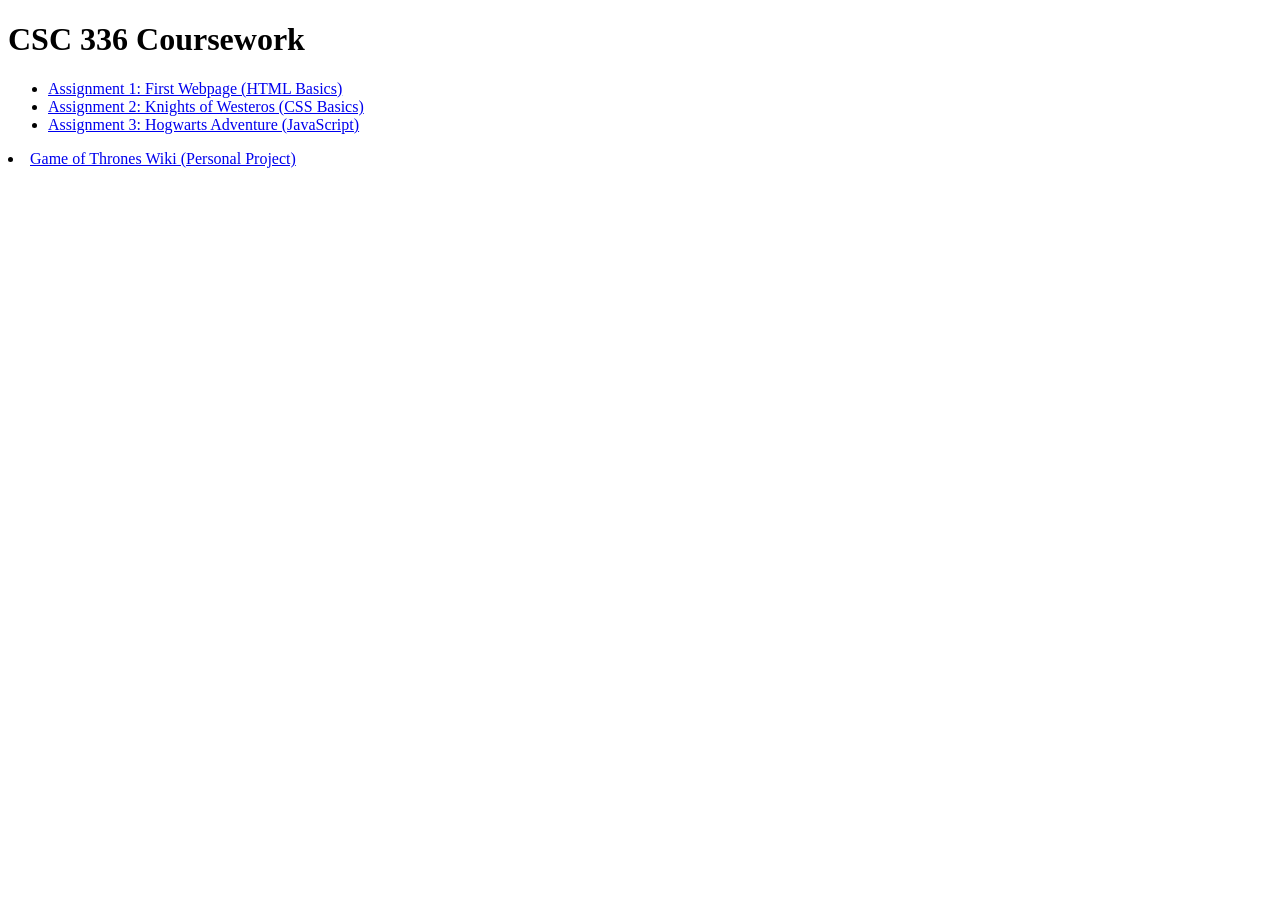
<file: index.html>
<!DOCTYPE html>

<html lang="en">

    <head>
        <meta charset="UTF-8">
         <title>CSC 336 - Web Development</title>
    </head>

    <body>
        <h1>CSC 336 Coursework</h1>
        <ul>
            <li><a href="assignments/01-first-webpage/">Assignment 1: First Webpage (HTML Basics)</a></li>
            <li><a href="assignments/02-css-basics/">Assignment 2: Knights of Westeros (CSS Basics)</a></li>
            <li><a href="assignments/03-adventure-game/">Assignment 3: Hogwarts Adventure (JavaScript)</a></li>
        </ul>

        <div class="footer-link">
            <li><a href="GoT-Wiki/">Game of Thrones Wiki (Personal Project)</a></li>
        </div>
        
    </body>

</html>
</file>
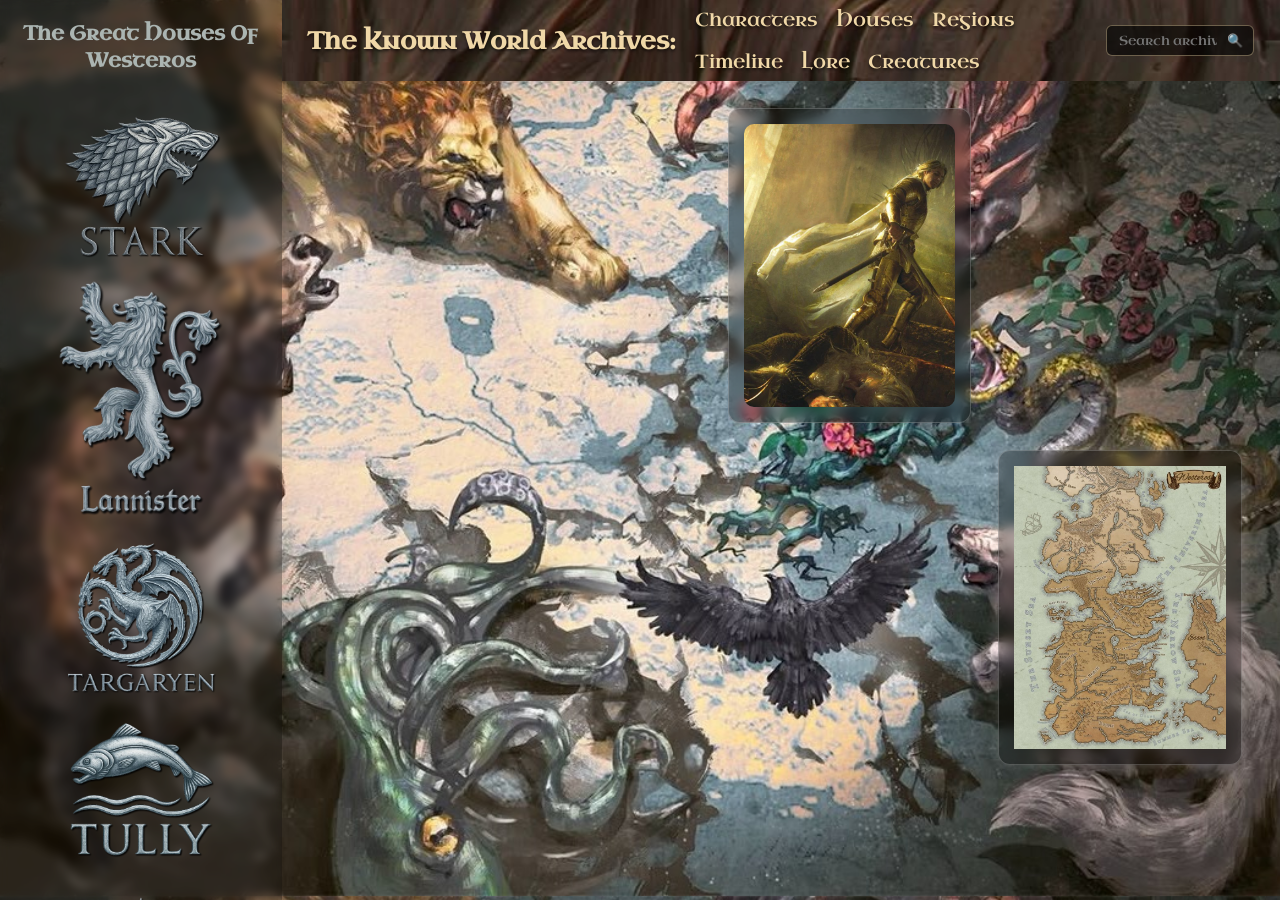
<file: GoT-Wiki/index.html>
<!DOCTYPE html>
<html>

<head>
     <meta charset="UTF-8">
     <meta name="viewport" content="width=device-width, initial-scale=1">
     <title>GoT Wiki</title>
     <link rel="stylesheet" href="style.css">
</head>

<body>
    <header class="wood-header">
        <div class="header-inner">

            <div class="bar-title">
                <h1>The Known World Archives: </h1> 
            </div>

        <nav class="top-nav">
            <ul>
                <li><a href="#characters">Characters</a></li>
                <li><a href="#houses">Houses</a></li>
                <li><a href="#regions">Regions</a></li>
                <li><a href="#timeline">Timeline</a></li>
                <li><a href="#lore">Lore</a></li>
                <li><a href="#creatures">Creatures</a></li>
            </ul>
        </nav>

            <form class="search-form" action="search.html" method="GET">
                <input 
                    type="text"
                    name="query"
                    class="search-input"
                    placeholder="Search archives"
                    aria-label="Search Wiki"
                    />
                <button type="submit" class="search-btn" aria-label="Submit search">
                    🔍
                </button>
            </form>

        </div>
    </header>

    <div class="full-bg"></div> 

    <div class="character-carousel">

        <a href="characters/jaime.html">
            <img src="Images/Jaime Lannister.jpg" class="char-img">
        </a>

        <a href="characters/jon.html"> 
            <img src="Images/jsnow.jpeg" class="char-img">
        </a>

        <a href="characters/robert.html">
            <img src="Images/Rbaratheon.jpeg" class="char-img">
        </a>

        <a href="characters/hound.html">
            <img src="Images/hound.jpeg" class="char-img">
        </a>

        <a href="characters/tywin.html">
            <img src="Images/tywin.jpeg" class="char-img">
        </a>

        <a href="characters/dtar.html">
            <img src="Images/dtar.jpeg" class="char-img">
        </a>

    </div>


    <script src="carousel.js"></script>


    <div class="GoTmap">
        <a href="Gotmap.html" title="Map of Westeros and Essos">
            <img src="Images/Gotmap.jpeg" class="GoT-Map">
        </a>
    </div> 

     <div class="sidebar"> 
        <h2 class="sidebar-title">The Great Houses Of Westeros</h2>

        <a href="houses/stark.html" class="house-link">
            <img src="Images/stark.png" class="Stark-Sigil">
        </a>

        <a href="houses/lannister.html" class="house-link">
            <img src="Images/lannister.png" class="Lannister-Sigil">
        </a>

        <a href="houses/tar.html" class="house-link">
             <img src="Images/tar.png" class="Tar-Sigil">
        </a>

        <a href="houses/tully.html" class="house-link">
             <img src="Images/tully.png" class="Tully-Sigil">
        </a>

        <a href="houses/martell.html" class="house-link">
            <img src="Images/martell.png" class="Martell-Sigil">
        </a>

        <a href="houses/arryn.html" class="house-link">
            <img src="Images/arryn.png" class="Arryn-Sigil">
        </a>
        <a href="houses/baratheon.html" class="house-link">
            <img src="Images/baratheon.png" class="Baratheon-Sigil">
        </a>

        <a href="houses/greyjoy.html" class="house-link">
            <img src="Images/greyjoy.png" class="Greyjoy-Sigil">
        </a>

        <a href="houses/tyrell.html" class="house-link">
            <img src="Images/tyrell.png" class="Tyrell-Sigil">
        </a>
     </div>
    
</body>

</html>
</file>
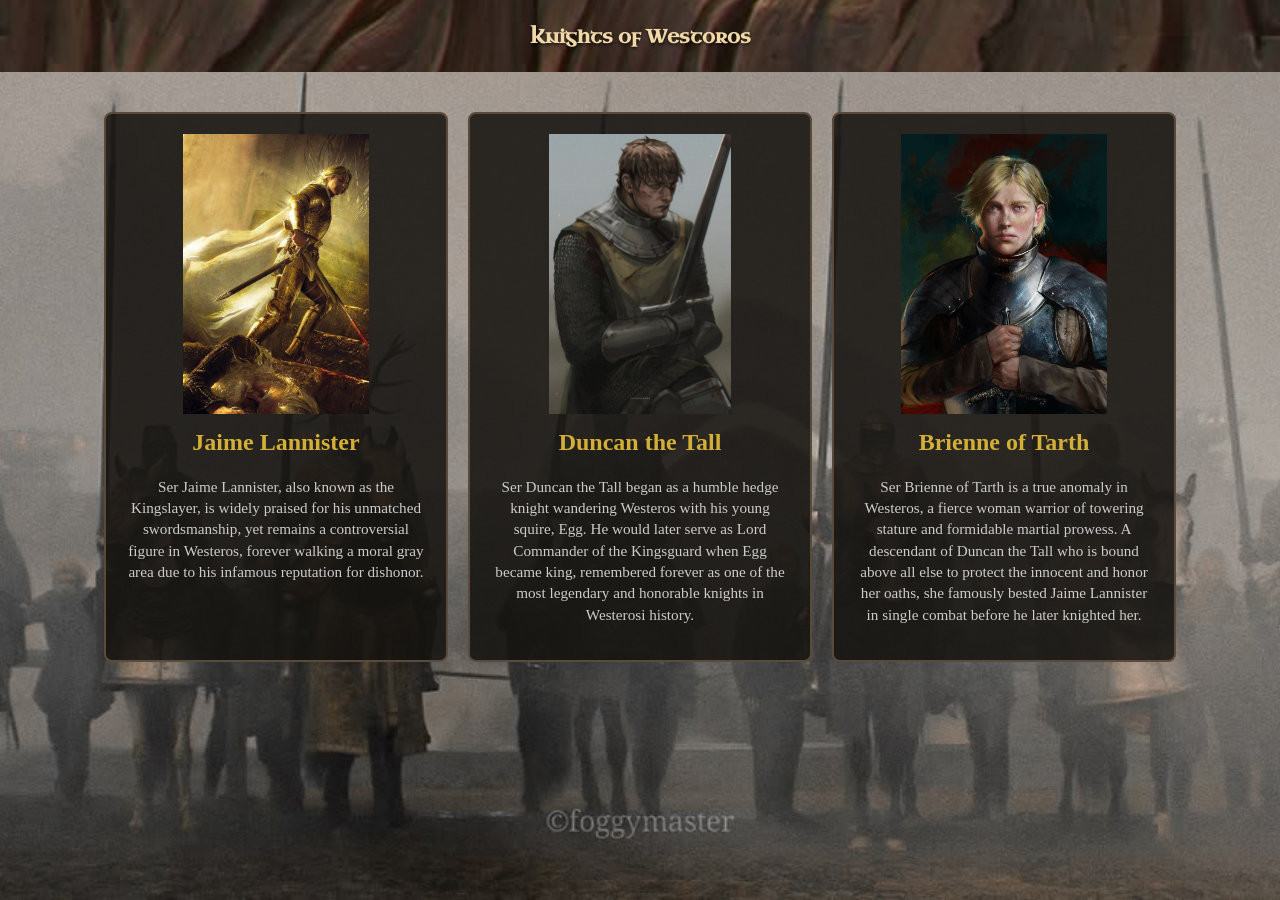
<file: assignments/02-css-basics/index.html>
<html>
    <head>
        <title>Knights of Westoros: CSS Basics</title>
        <link rel="stylesheet" href="style.css">

        <link rel="preconnect" href="https://fonts.googleapis.com">
        <link rel="preconnect" href="https://fonts.gstatic.com" crossorigin>
        <link href="https://fonts.googleapis.com/css2?family=Uncial+Antiqua&display=swap" rel="stylesheet">
    </head>

    <body>

        <h1 id="title">Knights of Westoros</h1>        

        <div class="Knight-container">
            <div class="Knight-card">
                <img src="../../images/assignment2/kingslayer.jpg" alt="Jaime Lannister" class="Knight-image">
                <h2 class="Knight-name">Jaime Lannister</h2>
                <p class="Knight-description">Ser Jaime Lannister, also known as the Kingslayer, is widely praised for his unmatched swordsmanship, yet remains a controversial figure in Westeros, forever walking a moral gray area due to his infamous reputation for dishonor.</p>
            </div>

            <div class="Knight-card">
                <img src="../../images/assignment2/dunk.jpg" alt="Duncan the Tall" class="Knight-image">
                <h2 class="Knight-name">Duncan the Tall</h2>
                <p class="Knight-description"> Ser Duncan the Tall began as a humble hedge knight wandering Westeros with his young squire, Egg. He would later serve as Lord Commander of the Kingsguard when Egg became king, remembered forever as one of the most legendary and honorable knights in Westerosi history.</p>
            </div>

            <div class="Knight-card">
                <img src="../../images/assignment2/Brienne.jpg" alt="Brienne of Tarth" class="Knight-image">
                <h2 class="Knight-name">Brienne of Tarth</h2>
                <p class="Knight-description">Ser Brienne of Tarth is a true anomaly in Westeros, a fierce woman warrior of towering stature and formidable martial prowess. A descendant of Duncan the Tall who is bound above all else to protect the innocent and honor her oaths, she famously bested Jaime Lannister in single combat before he later knighted her.</p>
            </div>
        </div>

    </body>

</html>
</file>
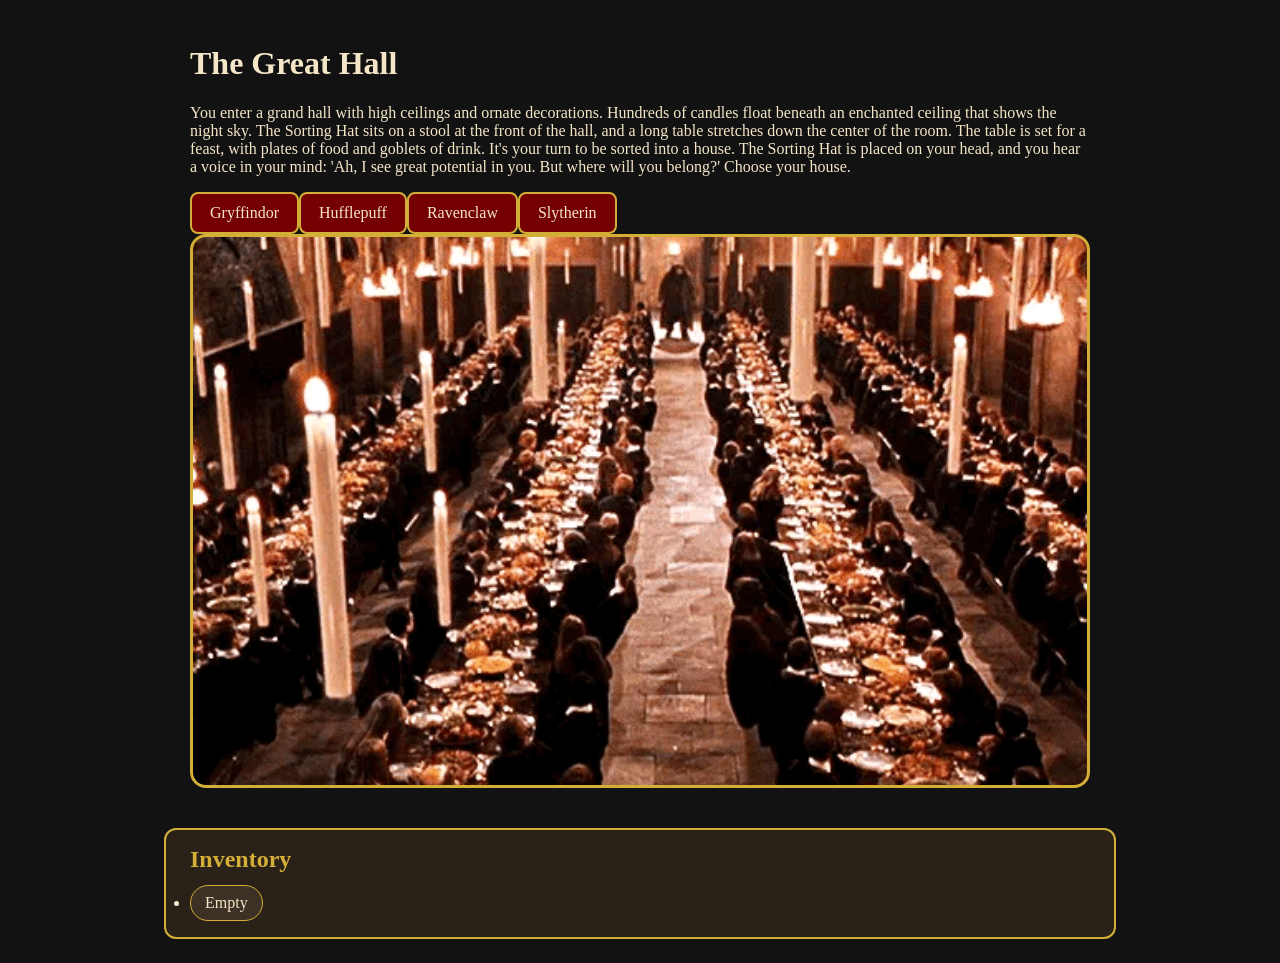
<file: assignments/03-adventure-game/index.html>
<html>
<head>
    <meta charset="UTF-8">
    <meta name="viewport" content="width=device-width, initial-scale=1.0">
    <title>Hogwarts Adventure</title>
    <link rel="stylesheet" href="style.css">
</head>
<body>
    <div id="game"></div>
    <div id="message"></div>
    <div id="inventory"></div>

    <script src="script.js"></script>
</body>
</html>
</file>
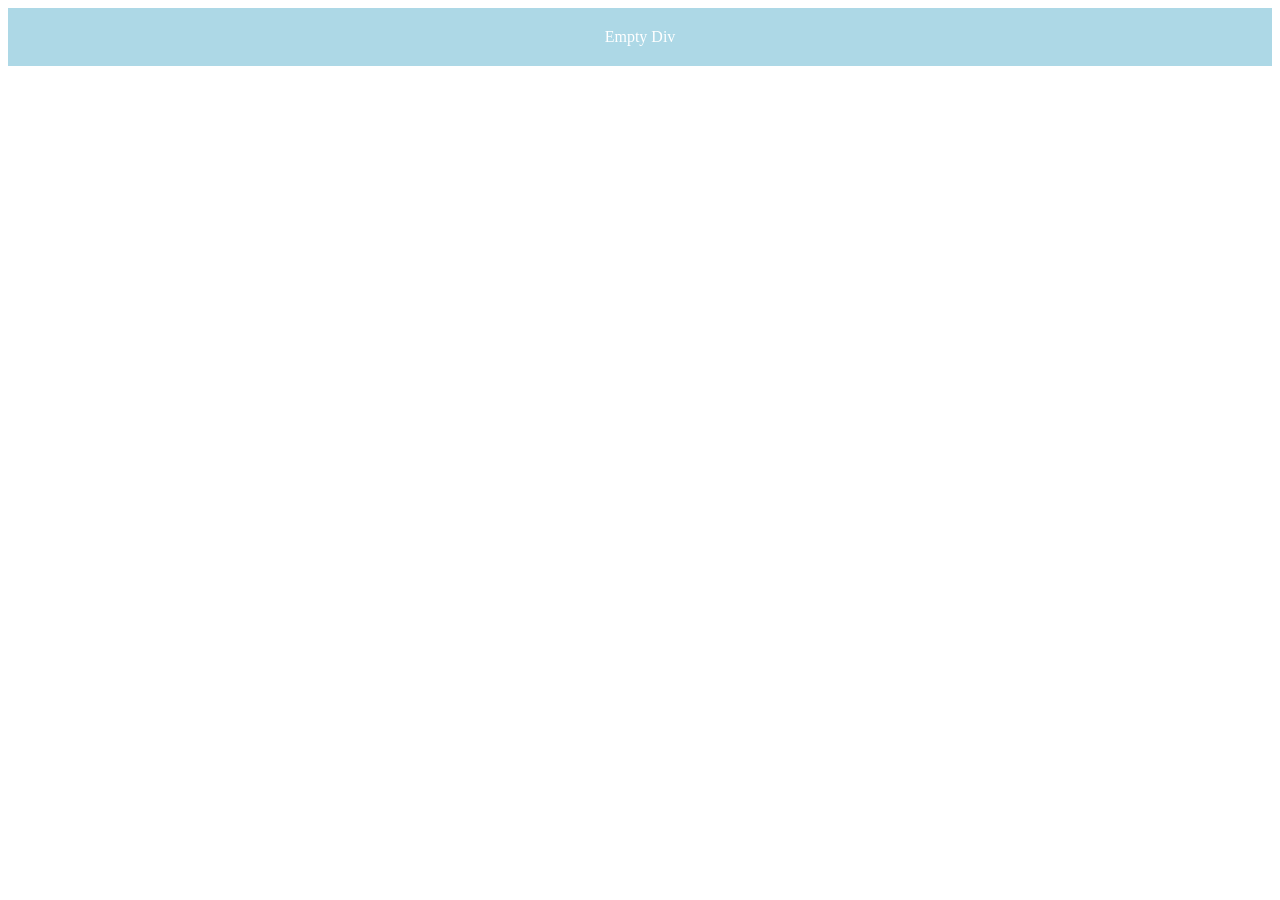
<file: assignments/In-class-notes/index.html>
<html>
    <head> 
        <title> Javascript Demo </title>
        <style>
            #java-demo {
                background-color: lightblue;
                color: white;
                padding: 20px;
                text-align: center;
            }
        </style>


    </head>


    <body>

        <div id="java-demo">
            Empty Div
        </div>

        <script>
            console.log("Hello World");
            let fname = "Jon";
            let Lname = "Arryn";

            console.log(fname + " " + Lname);

            let x = 5;
            let y = 27

            while (x < y) {
                console.log(x);
                x++;
            }

            for (let i = 0; i < 10; i++) {
                console.log(i);
            }

            let myArray = ["Jon", "Arya", "Sansa", "Bran", "Rickon"];

            for (let i = 0; i <myArray.length; i++) {
                console.log(myArray[i]);
            }

            function add3 (a, b, c) {
                let sum = a + b + c;;
                return sum;
            }

            let result = add3(1500, 1210, 1715);
            console.log(result);

            let obj = {
                name: "Jon",
                house: "Arryn",
                age: 72,
                isAlive: false
            };
            console.log(obj.name);
            console.log(obj.house);
            console.log(obj.age);
            console.log(obj.isAlive);
            
            
        </script>

    </body>


</html>
</file>
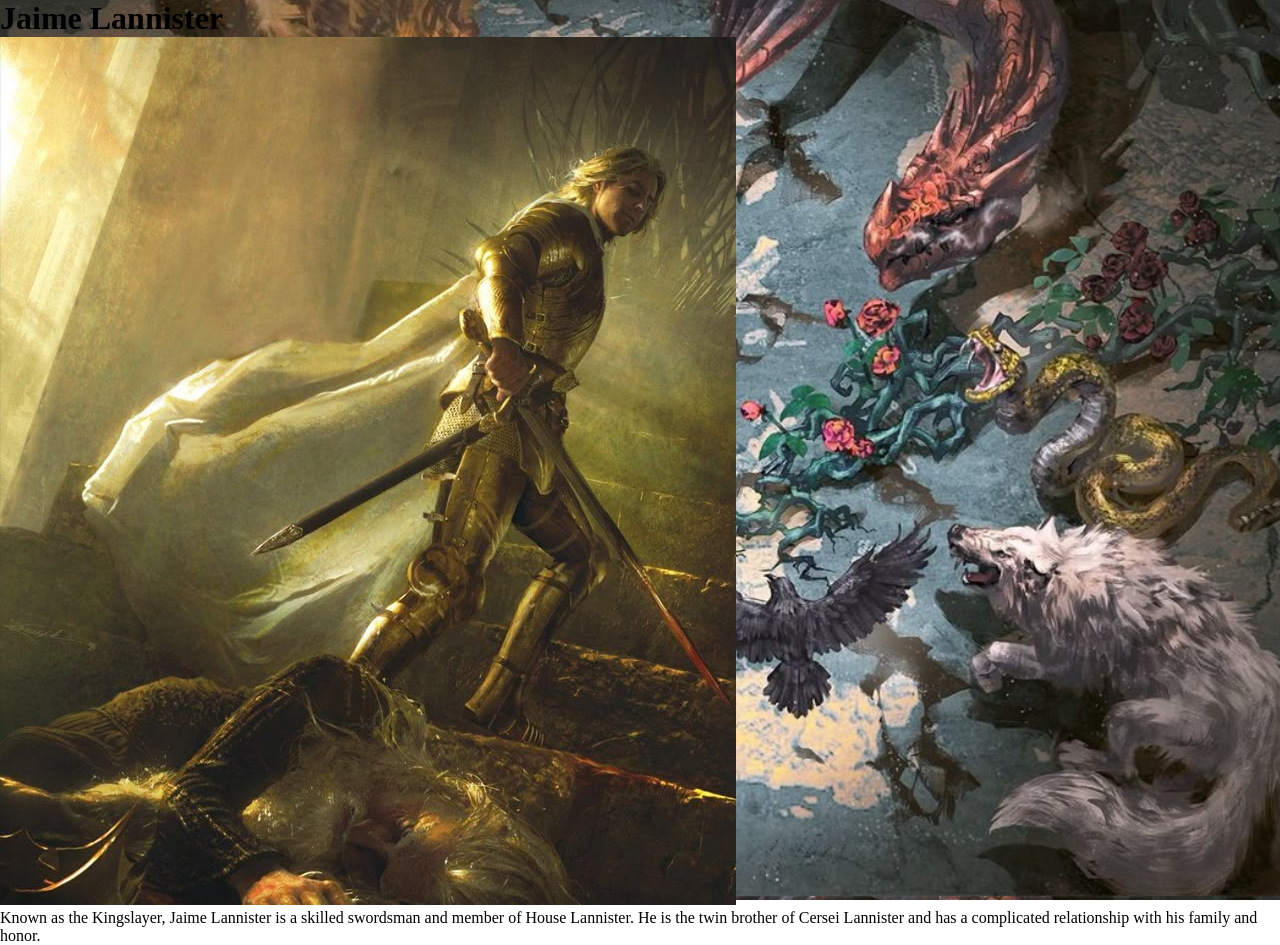
<file: GoT-Wiki/characters/jaime.html>
<!DOCTYPE html>
<html>

<head>
     <meta charset="UTF-8">
     <meta name="viewport" content="width=device-width, initial-scale=1">
     <title>GoT Wiki</title>
     <link rel="stylesheet" href="../style.css">
</head>

<body>
    <div class="full-bg"></div>
    <div class="Jaime-Lannister-Container">
        <h1 class="character-name">Jaime Lannister</h1>
        <img src="../Images/Jaime Lannister.jpg" class="JLannister-Image">
        <div class="JLannister-Info-Box">
            <p class="JLannister-Info">
                Known as the Kingslayer, Jaime Lannister is a skilled swordsman and member of House Lannister. 
                He is the twin brother of Cersei Lannister and has a complicated relationship with his family and honor.
            </p>
        </div>    
    
</body>

</html>
</file>
<file: GoT-Wiki/style.css>
@import url('https://fonts.googleapis.com/css2?family=Uncial+Antiqua&display=swap');

* {
    margin: 0;
    padding: 0;
    box-sizing: border-box;
}

/* Everything below scales from these, so the page adapts to any
   screen resolution / Windows display-scaling instead of assuming
   one fixed viewport. Tweak the numbers here, not all over the file. */
:root {
    --sidebar-w: clamp(240px, 22vw, 400px);
    --panel-w:   clamp(180px, 19vw, 275px);
    --panel-h:   clamp(280px, 35vh, 480px);
    --edge-gap:  clamp(16px, 3vw, 75px);
    --stack-top: clamp(96px, 12vh, 120px);
    --stack-gap: clamp(16px, 3vh, 32px);
}

html, body {
    height: 100%;
}

img {
    max-width: 100%;
}

.full-bg {
    position: fixed;
    top: 0;
    left: 0;

    background-image: url('Images/image.jpg');
    background-size: cover;
    background-position: center -4px;

    height: 100vh;
    width: 100%;
    display: block;
    z-index: -1;
}

.sidebar {
    position: fixed;
    top: 0;
    left: 0;
    width: var(--sidebar-w);
    height: 100%;

    background: rgba(0, 0, 0, 0.25);
    backdrop-filter: blur(5px);
    padding: 20px clamp(12px, 1.6vw, 30px);
    overflow-y: auto;
    overflow-x: hidden;
}

.sidebar h2 {
    color: hsl(162, 6%, 69%);
    text-align: center;
    margin-bottom: 30px;
    font-family: 'Uncial Antiqua', cursive;
    font-size: clamp(15px, 1.6vw, 22px);
}

.sidebar img {
    transition: transform 0.25s ease, filter 0.25s ease;
}

.sidebar img:hover {
    transform: scale(1.08);
    filter: drop-shadow(0 0 14px rgba(18, 209, 223, 0.65));
}

.Stark-Sigil,
.Lannister-Sigil,
.Greyjoy-Sigil,
.Martell-Sigil,
.Baratheon-Sigil,
.Tar-Sigil,
.Arryn-Sigil,
.Tully-Sigil,
.Tyrell-Sigil {
    width: clamp(120px, 13vw, 185px);
    height: auto;
    display: block;
    margin: 0 auto 10px auto;
}

/* Floating panels on the right edge, stacked top-to-bottom */
.character-carousel {
    position: fixed;
    top: var(--stack-top);
    right: calc(var(--edge-gap) + var(--panel-w) + var(--stack-gap));
    width: var(--panel-w);
    height: var(--panel-h);

    overflow: hidden;
    z-index: 20;
}

.character-carousel a {
    position: absolute;
    inset: 0;
    padding: 15px;

    background: rgba(0, 0, 0, 0.25);
    backdrop-filter: blur(6px);
    border: 1px solid rgba(255,255,255,0.2);
    border-radius: 12px;
    box-shadow: 0 0 12px rgba(255,255,255,0.2);

    opacity: 0;
    transition: opacity 1s ease;
    pointer-events: none;

    display: flex;
    justify-content: center;
    align-items: center;
}

.character-carousel a.active {
    opacity: 1;
    pointer-events: auto;
}

.char-img {
    width: 100%;
    height: 100%;
    object-fit: cover;
    border-radius: 10px;
    display: block;
}

.char-img.active {
    opacity: 1;
}

.GoTmap {
    position: fixed;
    top: calc(var(--stack-top) + var(--panel-h) + var(--stack-gap));
    right: var(--edge-gap);
    width: var(--panel-w);
    height: var(--panel-h);
    z-index: 10;
}

.GoT-Map {
    width: 100%;
    height: 100%;
    object-fit: cover;

    background: rgba(0, 0, 0, 0.25);
    backdrop-filter: blur(6px);
    border: 1px solid rgba(255,255,255,0.2);
    border-radius: 12px;
    padding: 15px;
    box-shadow: 0 0 12px rgba(255,255,255,0.2);
}

.wood-header {
    position: relative;
    margin-left: var(--sidebar-w);
    width: calc(100% - var(--sidebar-w));
    height: clamp(70px, 9vh, 90px);

    background-image: url("Images/wood.jpeg");
    background-size: cover;
    background-position: center;
    display: block;

    z-index: 10;
}

.header-inner {
    max-width: 1400px;
    margin: auto;
    height: 100%;
    display: flex;
    justify-content: space-between;
    align-items: center;
    gap: clamp(8px, 1.5vw, 24px);
    padding: 0 clamp(10px, 2vw, 40px);
}

.top-nav ul {
    list-style: none;
    display: flex;
    flex-wrap: wrap;
    gap: clamp(10px, 1.4vw, 20px);
}

.bar-title {
    font-family: 'Uncial Antiqua', serif;
    font-size: clamp(9px, 1vw, 12px);
    color: #f0d8a8;
    text-shadow: 0 2px 3px rgba(0,0,0,0.6);
    white-space: nowrap;
}

.top-nav a {
    font-family: 'Uncial Antiqua', serif;
    font-size: clamp(13px, 1.5vw, 20px);
    color: #f0d8a8;
    text-decoration: none;
    text-shadow: 0 2px 3px rgba(0,0,0,0.6);
    white-space: nowrap;
    transition: 0.3s ease;
}

.top-nav a:hover {
    color: #fff;
    text-shadow: 0 0 10px #ffc965;
}

/* Narrow windows: drop the fixed positioning and let everything
   flow down the page so nothing overlaps or gets clipped. */
@media (max-width: 900px) {
    .sidebar {
        position: static;
        width: 100%;
        height: auto;
    }

    .wood-header {
        margin-left: 0;
        width: 100%;
    }

    .character-carousel,
    .GoTmap {
        position: static;
        right: auto;
        top: auto;
        width: min(90vw, 320px);
        margin: 20px auto;
    }

    .character-carousel {
        height: min(80vw, 360px);
    }

    .GoTmap {
        height: auto;
    }

    .GoT-Map {
        height: auto;
    }
}

/* 1. Force the form into a single horizontal row */
.search-form {
    display: flex !important;
    flex-direction: row !important;
    align-items: center;
    background: rgba(0, 0, 0, 0.6);
    border: 1px solid rgba(240, 216, 168, 0.4);
    border-radius: 6px;
    padding: 2px 6px;
    white-space: nowrap; /* Prevents button wrapping */
}

/* 2. Control input size so it doesn't push the button out */
.search-input {
    background: transparent;
    border: none;
    outline: none;
    color: #f0d8a8;
    font-family: 'Uncial Antiqua', serif;
    font-size: 13px;
    padding: 4px 6px;
    width: 110px; /* Fixed width prevents expanding */
    box-shadow: none; /* Clears any browser default input styling */
}

/* 3. Style the magnifying glass button inline */
.search-btn {
    background: transparent;
    border: none;
    outline: none;
    color: #f0d8a8;
    cursor: pointer;
    font-size: 13px;
    padding: 0 4px;
    display: flex;
    align-items: center;
    justify-content: center;
}
</file>
<file: assignments/02-css-basics/style.css>
body {
    margin: 0;
    padding: 0;

    background-image: url('../../images/assignment2/knights.jpg');
    background-size: cover;
    background-position: center;
}

#title {
    background-image: url("../../images/assignment2/wood.jpeg");
    background-size: cover;
    background-position: center;

    position: relative;
    height: clamp(60px, 8vh, 84px);
    margin: 0;
    padding: 0;

    display: grid;
    place-items: center;

    font-family: 'Uncial Antiqua', serif;
    font-size: clamp(13px, 1.5vw, 20px);
    color: #f0d8a8;
    text-shadow: 0 2px 3px rgba(0,0,0,0.6);

    z-index: 10;
}

.Knight-container {
  display: flex;
  justify-content: center; 
  align-items: stretch;    
  gap: 20px;               
  padding: 40px 20px;
}

.Knight-card {
  flex: 1;                 
  max-width: 300px;   
  min-width: 250px;            

  background-color: rgba(20, 18, 15, 0.85); 
  border: 2px solid #5a4a3a;
  border-radius: 8px;
  padding: 20px;
  text-align: center;
  color: #e0e0e0;

  transition: transform 0.3s ease, border-color 0.3s ease, box-shadow 0.3s ease;
}

.Knight-card:hover {
  background-color: rgba(20, 18, 15, 0.95); 
  box-shadow: 0 0 15px rgba(255, 255, 255, 0.3);
}

.Knight-image {
  width: 100%;            
  height: auto;         
  max-height: 280px;  
  object-fit: contain;      
  border-radius: 4px;
}

.Knight-name {
  color: #d4af37;          
  margin-top: 15px;
}

p {
  color: #cccccc;
  font-size: 0.95rem;
  line-height: 1.4;
}
</file>
<file: assignments/03-adventure-game/style.css>
body {
    margin: 0;
    padding: 24px;
    background-color: #121212;
    color: #f5e6c8;
    font-family: Georgia, serif;
    display: flex;
    flex-direction: column;
    align-items: center;
    gap: 20px;
}

#game,
#message,
#inventory {
    width: 100%;
    max-width: 900px;
}
.room {
    min-height: 500px;
    padding: 24px;
    border: 3px solid #d4af37;
    border-radius: 16px;
    background-size: cover;
    background-position: center;
    display: flex;
    flex-direction: column;
    align-items: flex-start;
    gap: 14px;
}

.greatHall {
    background-image: url("../../images/assignment3/GreatHall.gif");
}
.entranceHall {
    background-image: url("../../images/assignment3/EntranceHall.jpg");
}
.grounds {
    background-image: url("../../images/assignment3/Grounds.jpg");
}
.hogsmeade {
    background-image: url("../../images/assignment3/Hogsmeade.jpg");
}
.potionsClassroom {
    background-image: url("../../images/assignment3/Potions.jpg");
}
.hospitalWing {
    background-image: url("../../images/assignment3/HospitalWing.jpg");
}


.room h1,
.room h2,
.room p {
    margin: 0;
    padding: 12px 18px;
    background-color: rgba(0, 0, 0, 0.75);
    border-radius: 10px;
    line-height: 1.6;
}

.room h1 {
    color: #d4af37;
    font-size: 32px;
}

.room h2 {
    color: #d4af37;
    font-size: 28px;
}
.room div {
    display: flex;
    flex-wrap: wrap;
    gap: 10px;
}

button {
    padding: 10px 18px;
    background-color: #740001;
    color: #f5e6c8;
    border: 2px solid #d4af37;
    border-radius: 8px;
    font-family: Georgia, serif;
    font-size: 16px;
}

button:hover {
    background-color: #a30003;
    color: #ffffff;
}

button.locked,
button.locked:hover {
    background-color: #555555;
    color: #bbbbbb;
    border-color: #777777;
}

input {
    padding: 10px 14px;
    border: 2px solid #d4af37;
    border-radius: 8px;
    font-family: Georgia, serif;
    font-size: 16px;
}

#message {
    display: flex;
    justify-content: center;
}

#message div {
    max-width: 600px;
    padding: 16px 24px;
    background-color: #f5e6c8;
    color: #2b1d0e;
    border: 3px solid #d4af37;
    border-radius: 12px;
    display: flex;
    flex-direction: column;
    align-items: center;
    gap: 12px;
}

#message p {
    margin: 0;
    line-height: 1.6;
}

#inventory {
    padding: 16px 24px;
    background-color: #2a2118;
    border: 2px solid #d4af37;
    border-radius: 12px;
}

#inventory h2 {
    margin: 0 0 12px 0;
    color: #d4af37;
}

#inventory ul {
    margin: 0;
    padding: 0;
    display: flex;
    flex-wrap: wrap;
    gap: 10px;
}

#inventory li {
    padding: 8px 14px;
    background-color: #3d3024;
    border: 1px solid #d4af37;
    border-radius: 20px;
}

#inventory li:hover {
    background-color: #5a4633;
}
</file>
